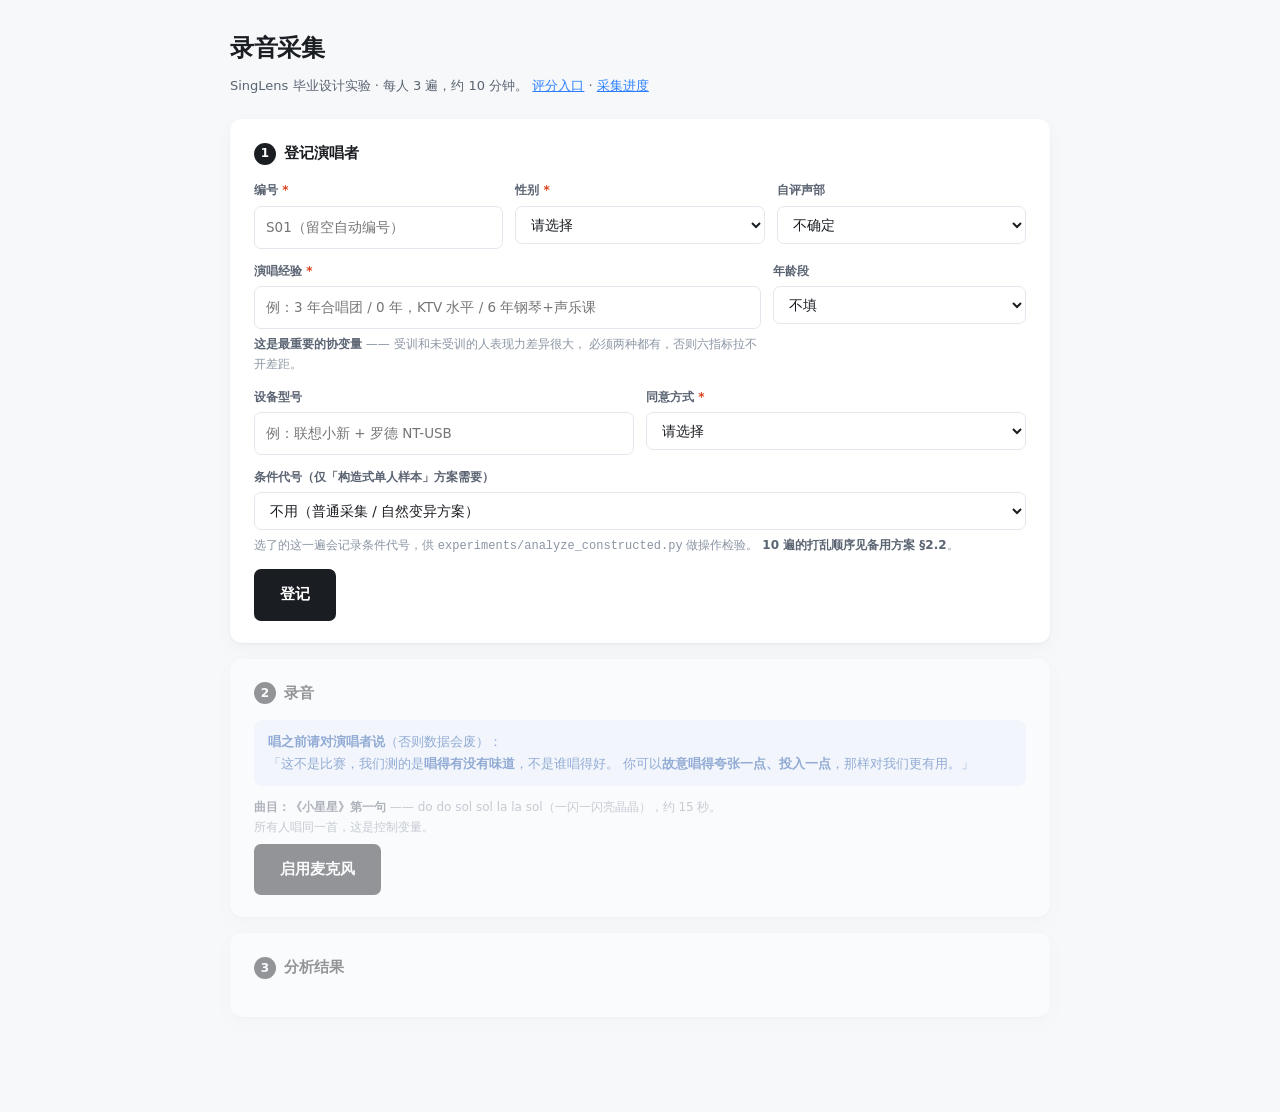
<file: web/collect.html>
<!DOCTYPE html>
<html lang="zh-CN">
<head>
<meta charset="UTF-8">
<title>录音采集 · SingLens 实验</title>
<link rel="icon" href="/favicon.svg" type="image/svg+xml">
<style>
  :root{--bg:#f6f8fa;--card:#fff;--ink:#1a1d21;--ink2:#5b6472;--ink3:#8b95a3;
        --line:#e3e8ee;--acc:#12a97e;--warn:#d99b1f;--bad:#d9411c;--blue:#2b7fff}
  *{box-sizing:border-box;margin:0;padding:0}
  body{background:var(--bg);color:var(--ink);font:14px/1.7 -apple-system,"PingFang SC","Microsoft YaHei",system-ui,sans-serif;padding:28px 20px 80px}
  .wrap{max-width:820px;margin:0 auto}
  h1{font-size:24px;font-weight:800;letter-spacing:-.02em}
  .sub{color:var(--ink2);font-size:13px;margin:6px 0 22px}
  .card{background:var(--card);border-radius:12px;padding:22px 24px;margin-bottom:16px;
        box-shadow:0 1px 3px #0000000d,0 6px 20px #00000008}
  .card h2{font-size:15px;font-weight:700;margin-bottom:14px;display:flex;align-items:center;gap:8px}
  .step{display:inline-flex;width:22px;height:22px;border-radius:50%;background:var(--ink);
        color:#fff;font-size:12px;align-items:center;justify-content:center;flex:none}
  .card.done .step{background:var(--acc)}
  .card.off{opacity:.45;pointer-events:none}
  .row{display:flex;gap:12px;flex-wrap:wrap;margin-bottom:12px}
  label{display:block;font-size:12px;color:var(--ink2);margin-bottom:5px;font-weight:600}
  label .req{color:var(--bad)}
  input,select,textarea{width:100%;padding:9px 11px;border:1px solid var(--line);border-radius:7px;
        font:inherit;font-size:13.5px;background:#fff;color:var(--ink)}
  input:focus,select:focus,textarea:focus{outline:none;border-color:var(--blue);box-shadow:0 0 0 3px #2b7fff18}
  .f1{flex:1;min-width:150px}.f2{flex:2;min-width:220px}
  button{padding:9px 18px;border:none;border-radius:7px;font:inherit;font-size:13.5px;font-weight:600;
        cursor:pointer;background:var(--ink);color:#fff;transition:.15s}
  button:hover:not(:disabled){opacity:.85}
  button:disabled{opacity:.35;cursor:not-allowed}
  button.sec{background:#eef1f5;color:var(--ink)}
  button.rec{background:var(--bad)}
  button.big{padding:13px 26px;font-size:15px}
  .hint{font-size:12px;color:var(--ink3);margin-top:6px;line-height:1.65}
  .hint b{color:var(--ink2)}
  .bar{height:8px;background:#eef1f5;border-radius:4px;overflow:hidden;margin:10px 0}
  .bar i{display:block;height:100%;background:var(--acc);width:0%;transition:.08s}
  .bar.warn i{background:var(--warn)}.bar.bad i{background:var(--bad)}
  .meter{height:26px;background:#eef1f5;border-radius:6px;overflow:hidden;position:relative;margin:8px 0}
  .meter i{display:block;height:100%;width:0%;background:var(--acc);transition:.05s}
  .meter .z1,.meter .z2{position:absolute;top:0;bottom:0;border-left:1px dashed #0003}
  .meter .z1{left:18%}.meter .z2{left:82%}
  .msg{padding:11px 14px;border-radius:8px;font-size:13px;margin-top:10px;line-height:1.7}
  .msg.ok{background:#e8f7f1;color:#0b6b4f}
  .msg.warn{background:#fdf6e3;color:#8a6410}
  .msg.bad{background:#fdecea;color:#a02c14}
  .msg.info{background:#eef4ff;color:#1a4fa8}
  .takes{display:flex;gap:10px;margin-top:12px;flex-wrap:wrap}
  .take{border:1px solid var(--line);border-radius:9px;padding:12px 14px;flex:1;min-width:150px}
  .take b{font-size:13px;display:block;margin-bottom:4px}
  .take .st{font-size:12px;color:var(--ink3)}
  .take.ok{border-color:var(--acc);background:#f3fbf7}
  .kv{display:grid;grid-template-columns:repeat(auto-fill,minmax(130px,1fr));gap:10px;margin-top:12px}
  .kv div{background:#f8fafb;border-radius:7px;padding:9px 11px}
  .kv s{display:block;font-size:11px;color:var(--ink3);text-decoration:none}
  .kv b{font-size:16px;font-weight:700}
  .score{font-size:34px;font-weight:800;letter-spacing:-.03em}
  table{width:100%;border-collapse:collapse;font-size:13px;margin-top:8px}
  th,td{text-align:left;padding:7px 9px;border-bottom:1px solid var(--line)}
  th{font-size:11.5px;color:var(--ink3);font-weight:600}
  .checks{list-style:none;font-size:13px}
  .checks li{padding:5px 0;display:flex;gap:8px}
  .mono{font-family:ui-monospace,Consolas,monospace;font-size:12px}
</style>
</head>
<body>
<div class="wrap">
  <h1>录音采集</h1>
  <p class="sub">SingLens 毕业设计实验 · 每人 3 遍，约 10 分钟。
     <a href="/rate" style="color:var(--blue)">评分入口</a> ·
     <a href="/experiment" style="color:var(--blue)">采集进度</a></p>

  <!-- ① 登记 -->
  <div class="card" id="c1">
    <h2><span class="step">1</span>登记演唱者</h2>
    <div class="row">
      <div class="f1"><label>编号 <span class="req">*</span></label>
        <input id="sid" placeholder="S01（留空自动编号）"></div>
      <div class="f1"><label>性别 <span class="req">*</span></label>
        <select id="gender"><option value="">请选择</option><option>男</option><option>女</option><option>其他</option></select></div>
      <div class="f1"><label>自评声部</label>
        <select id="part"><option value="">不确定</option><option>高音</option><option>中音</option><option>低音</option></select></div>
    </div>
    <div class="row">
      <div class="f2"><label>演唱经验 <span class="req">*</span></label>
        <input id="exp" placeholder="例：3 年合唱团 / 0 年，KTV 水平 / 6 年钢琴+声乐课">
        <div class="hint"><b>这是最重要的协变量</b> —— 受训和未受训的人表现力差异很大，
          必须两种都有，否则六指标拉不开差距。</div></div>
      <div class="f1"><label>年龄段</label>
        <select id="age"><option value="">不填</option><option>18–20</option><option>21–23</option><option>24+</option></select></div>
    </div>
    <div class="row">
      <div class="f1"><label>设备型号</label><input id="device" placeholder="例：联想小新 + 罗德 NT-USB"></div>
      <div class="f1"><label>同意方式 <span class="req">*</span></label>
        <select id="consent"><option value="">请选择</option><option>签字</option><option>口头</option></select></div>
    </div>
    <div class="row">
      <div class="f2"><label>条件代号（仅「构造式单人样本」方案需要）</label>
        <select id="condition">
          <option value="">不用（普通采集 / 自然变异方案）</option>
          <optgroup label="基线：刻意平铺直叙">
            <option>FLAT-1</option><option>FLAT-2</option>
          </optgroup>
          <optgroup label="只加力度起伏">
            <option>DYN-1</option><option>DYN-2</option>
          </optgroup>
          <optgroup label="只加颤音">
            <option>VIB-1</option><option>VIB-2</option>
          </optgroup>
          <optgroup label="只加 rubato（时值弹性）">
            <option>RUB-1</option><option>RUB-2</option>
          </optgroup>
          <optgroup label="全都加 / 全力表现">
            <option>ART-1</option><option>ART-2</option>
          </optgroup>
        </select>
        <div class="hint">选了的这一遍会记录条件代号，供
          <span class="mono">experiments/analyze_constructed.py</span> 做操作检验。
          <b>10 遍的打乱顺序见备用方案 §2.2</b>。</div>
      </div>
    </div>
    <button class="big" id="btnReg">登记</button>
    <div id="regMsg"></div>
  </div>

  <!-- ② 录音 -->
  <div class="card off" id="c2">
    <h2><span class="step">2</span>录音 <span style="font-weight:400;color:var(--ink3);font-size:12.5px" id="whoami"></span></h2>

    <div class="msg info">
      <b>唱之前请对演唱者说</b>（否则数据会废）：<br>
      「这不是比赛，我们测的是<b>唱得有没有味道</b>，不是谁唱得好。
      你可以<b>故意唱得夸张一点、投入一点</b>，那样对我们更有用。」
    </div>

    <div class="hint" style="margin:12px 0 6px">
      <b>曲目：《小星星》第一句</b> —— do do sol sol la la sol（一闪一闪亮晶晶），约 15 秒。<br>
      所有人唱同一首，这是控制变量。
    </div>

    <button class="big" id="btnMic">启用麦克风</button>
    <div id="micMsg"></div>

    <div id="recArea" style="display:none;margin-top:16px">
      <label>音量（把麦克风距离调到绿区）</label>
      <div class="meter"><i id="lvl"></i><span class="z1"></span><span class="z2"></span></div>
      <div class="hint" id="lvlHint">等待声音…</div>

      <div style="margin-top:16px">
        <button class="rec big" id="btnRec">● 开始录音</button>
        <span class="mono" id="timer" style="margin-left:12px;font-size:15px"></span>
      </div>
      <div class="takes" id="takes"></div>
      <div id="recMsg"></div>
      <div style="margin-top:16px" id="submitArea" hidden>
        <button class="big" id="btnSubmit">提交这 3 遍并分析</button>
      </div>
    </div>
  </div>

  <!-- ③ 结果 -->
  <div class="card off" id="c3">
    <h2><span class="step">3</span>分析结果</h2>
    <div id="results"></div>
  </div>
</div>

<script>
const $ = id => document.getElementById(id);
/* ★ 取可选字段的值：**元素不存在就返回空串**（2026-09-24 修）。
   踩过的坑：登记处理器里写的是 `$('note').value` —— 而表单里
   **根本没有 `id="note"`**（`exp_singer.note` 这一列没有对应输入框）。
   后果不是"备注为空"，而是：
     填完表单点「登记参与者」→ `Cannot read properties of null` → 抛异常，
     页面上只显示这句 JS 报错 ⇒ **实验采集从第一步就走不通**，
     只能靠 curl 手工登记。
   而这个洞在页面上看着完全正常（表单渲染得好好的、按钮也在），
   只有"真的点一次"才能发现。所以探针里那条断言必须证明**库里真的多了一行**，
   不能只断言"提示里没有报错字样"（第一版就是这么写的，于是假通过）。 */
const val = id => { const el = $(id); return el && el.value ? String(el.value) : ''; };

/* ★ 操作者令牌（2026-09-24，审计 §3.2）。
   采集页的接口（登记参与者 / 登记录音 / 改条件）现在**只给操作者用**，
   同学在同一个 WiFi 下随手 curl 是进不来的（令牌也挡不住本机进程 —— 那不是这一层的事）。
   怎么拿到令牌：起服务时控制台会打印一条**带令牌的链接**，
   点它打开本页即可（服务端会种一个 cookie，下面的 fetch 自动带上）。
   也可以把令牌填进下面这个输入框（存 localStorage，下次不用再填）。 */
let OP_TOKEN = '';
try {
  const q = new URLSearchParams(location.search).get('token');
  if (q) { localStorage.setItem('sl.op', q); OP_TOKEN = q; }
  else OP_TOKEN = localStorage.getItem('sl.op') || '';
} catch { /* 隐私模式 */ }

const api = async (m, p, b) => {
  const init = { method: m, headers: {} };
  if (OP_TOKEN) init.headers['X-Operator-Token'] = OP_TOKEN;
  if (b) { init.headers['Content-Type'] = 'application/json'; init.body = JSON.stringify(b); }
  const r = await fetch(p, init);
  const j = await r.json();
  if (!j.ok) {
    // 令牌缺失/不对时给一句**能照着做**的话，而不是把 401 原样抛出去
    if (r.status === 401) {
      throw new Error(j.error?.message ||
        '这个动作需要操作者令牌 —— 请用启动服务时控制台打印的那条 /collect?token=… 链接打开本页。');
    }
    throw new Error(j.error?.message || '请求失败');
  }
  return j.data;
};

let SINGER = null, TAKES = [], stream = null, ac = null, proc = null, chunks = [], recStart = 0, timerId = null;
const SR = 48000;   // 采集用设备默认率，服务端会重采样到 22050

// ── ① 登记 ──
$('btnReg').onclick = async () => {
  const g = val('gender'), e = val('exp').trim(), c = val('consent');
  if (!g) return show('regMsg', 'bad', '请选择性别 —— 分层检查需要它');
  if (!e) return show('regMsg', 'bad', '请填演唱经验 —— 这是最重要的协变量');
  if (!c) return show('regMsg', 'bad', '请选择同意方式');
  try {
    const d = await api('POST', '/api/experiment/singer', {
      singer_id: val('sid').trim() || undefined,
      gender: g, voice_part: val('part'), experience: e,
      age_band: val('age'), device: val('device'),
      consent: c, note: val('note'),
    });
    SINGER = d.singer_id;
    $('whoami').textContent = '· ' + SINGER;
    show('regMsg', 'ok', `已登记：<b>${SINGER}</b>。接着启用麦克风。`);
    $('c1').classList.add('done'); $('c2').classList.remove('off');
  } catch (err) { show('regMsg', 'bad', err.message); }
};

$('btnMic').onclick = async () => {
  try {
    stream = await navigator.mediaDevices.getUserMedia({
      audio: { channelCount: 1, echoCancellation: false, noiseSuppression: false, autoGainControl: false }
    });
    ac = new (window.AudioContext || window.webkitAudioContext)();
    const src = ac.createMediaStreamSource(stream);
    proc = ac.createScriptProcessor(4096, 1, 1);
    proc.onaudioprocess = ev => {
      const buf = ev.inputBuffer.getChannelData(0);
      // 电平表
      let s = 0; for (let i = 0; i < buf.length; i += 8) s += buf[i] * buf[i];
      const rms = Math.sqrt(s / (buf.length / 8));
      const pct = Math.min(100, rms * 320);
      $('lvl').style.width = pct + '%';
      const m = $('lvl').parentElement;
      m.className = 'meter' + (pct > 82 ? ' bad' : pct < 18 ? ' warn' : '');
      $('lvlHint').textContent = pct > 82 ? '太大了，离远一点或降低麦克风增益'
                            : pct < 18 ? '太小了，靠近一点'
                            : '音量合适 ✓';
      if (REC) chunks.push(new Float32Array(buf));
    };
    src.connect(proc); proc.connect(ac.destination);
    show('micMsg', 'ok', '麦克风已启用。先让演唱者说一句话，确认音量落在绿区。');
    $('recArea').style.display = '';
    $('btnMic').disabled = true;
  } catch (e) {
    show('micMsg', 'bad', '拿不到麦克风权限：' + e.message +
      '（必须用 https 或 localhost 打开）');
  }
};

let REC = false;
$('btnRec').onclick = () => {
  if (!REC) {
    chunks = []; REC = true; recStart = performance.now();
    $('btnRec').textContent = '■ 停止录音'; $('btnRec').style.background = '#1a1d21';
    timerId = setInterval(() => {
      const t = (performance.now() - recStart) / 1000;
      $('timer').textContent = t.toFixed(1) + ' s';
      if (t > 30) $('btnRec').click();      // 30 秒自动停，防止忘停
    }, 100);
  } else {
    REC = false; clearInterval(timerId);
    $('btnRec').textContent = '● 开始录音'; $('btnRec').style.background = '';
    const dur = (performance.now() - recStart) / 1000;
    $('timer').textContent = '';
    if (dur < 3) return show('recMsg', 'bad', `太短了（${dur.toFixed(1)}s），至少唱 5 秒`);
    const wav = encodeWav(chunks, ac ? ac.sampleRate : SR);
    const take = { index: TAKES.length + 1, dur, blob: wav };
    TAKES.push(take);
    renderTakes();
    show('recMsg', 'ok', `第 ${take.index} 遍录好了（${dur.toFixed(1)}s，${(wav.size/1024).toFixed(0)} KB）`);
  }
};

function encodeWav(chunks, sr) {
  let n = 0; chunks.forEach(c => n += c.length);
  const buf = new ArrayBuffer(44 + n * 2), dv = new DataView(buf);
  const ws = (o, s) => { for (let i = 0; i < s.length; i++) dv.setUint8(o + i, s.charCodeAt(i)); };
  ws(0, 'RIFF'); dv.setUint32(4, 36 + n * 2, true); ws(8, 'WAVEfmt ');
  dv.setUint32(16, 16, true); dv.setUint16(20, 1, true); dv.setUint16(22, 1, true);
  dv.setUint32(24, sr, true); dv.setUint32(28, sr * 2, true);
  dv.setUint16(32, 2, true); dv.setUint16(34, 16, true); ws(36, 'data');
  dv.setUint32(40, n * 2, true);
  let o = 44;
  for (const c of chunks) for (let i = 0; i < c.length; i++, o += 2) {
    const v = Math.max(-1, Math.min(1, c[i]));
    dv.setInt16(o, v < 0 ? v * 0x8000 : v * 0x7FFF, true);
  }
  return new Blob([buf], { type: 'audio/wav' });
}

function renderTakes() {
  $('takes').innerHTML = TAKES.map(t =>
    `<div class="take ok"><b>第 ${t.index} 遍</b>
      <div class="st">${t.dur.toFixed(1)} 秒 · ${(t.blob.size/1024).toFixed(0)} KB</div>
      <audio controls src="${URL.createObjectURL(t.blob)}" style="width:100%;margin-top:8px;height:32px"></audio>
    </div>`).join('');
  $('submitArea').hidden = TAKES.length < 1;
  $('btnSubmit').textContent = `提交这 ${TAKES.length} 遍并分析`;
}

// ── ③ 提交 ──
$('btnSubmit').onclick = async () => {
  if (!SINGER) return show('recMsg', 'bad', '还没登记演唱者');
  $('btnSubmit').disabled = true;
  const out = [];
  try {
    for (let i = 0; i < TAKES.length; i++) {
      show('recMsg', 'info', `正在上传并分析第 ${i + 1}/${TAKES.length} 遍…（每遍约 5 秒）`);
      const fd = new FormData();
      fd.append('file', TAKES[i].blob, `take${i + 1}.wav`);
      /* ★ 必须带 `save_as`，否则**分析完就把音频丢了**（2026-09-24 修）。
         原来这里只上传、不带 save_as ⇒ 服务端只分析不落盘，而下面又把
         `${SINGER}_take${i+1}.wav` 当成 `wav_path` 登记进库 ⇒
         盲评池里有一条录音、评分者点开却是**放不出声音**的播放器。
         （`pool = [r for r in recs if r["wav_path"]]` 只看字段非空，
           根本不知道文件在不在。）
         `saved_as` 是服务端回的**实际**文件名：同名时它会加 -2/-3 后缀
         （不再静默覆盖），所以登记的路径必须用它，而不是我们猜的那个名字。 */
      const want = `${SINGER}_take${i + 1}`;
      const up = await (await fetch(
        `/api/upload?singer_id=${SINGER}&reference_id=REF_TWINKLE_1`
        + `&save_as=${encodeURIComponent(want)}`, { method: 'POST', body: fd })).json();
      if (!up.ok) throw new Error(`第 ${i + 1} 遍上传失败：${up.error?.message}`);
      const uid = up.data.session_uid;
      let st = null;
      for (let k = 0; k < 200; k++) {
        st = await api('GET', `/api/session/${uid}/status`);
        if (['SCORED', 'FAILED'].includes(st.status)) break;
        await new Promise(r => setTimeout(r, 300));
      }
      if (st.status !== 'SCORED') throw new Error(`第 ${i + 1} 遍分析失败：${st.error?.message || st.status}`);
      const rep = await api('GET', `/api/session/${uid}/report`);
      await api('POST', '/api/experiment/recording', {
        singer_id: SINGER, session_uid: uid, take_index: i + 1, mode: 'A',
        condition: (document.getElementById('condition').value || null),
        reference_id: 'REF_TWINKLE_1', duration_ms: rep.meta.duration_ms,
        wav_path: up.data.saved_as || `${want}.wav`,
        total: rep.total, pitch_score: rep.pitch.score, rhythm_score: rep.rhythm.score,
        expr_score: rep.expressiveness.score,
        ...rep.expressiveness, metrics_excluded: rep.metrics_excluded,
        pitch_offset_semitones: rep.meta.pitch_offset_semitones,
      });
      out.push(rep);
    }
    // 保存音频到实验目录（服务端 upload 已实现；这里只提示人工备份）
    $('c2').classList.add('done'); $('c3').classList.remove('off');
    renderResults(out);
    show('recMsg', 'ok', `全部完成 —— ${TAKES.length} 遍已入库。可以请下一位了。`);
  } catch (err) {
    show('recMsg', 'bad', err.message);
  } finally { $('btnSubmit').disabled = false; }
};

function renderResults(reps) {
  const r = reps[0];
  $('results').innerHTML = `
    <div style="display:flex;align-items:baseline;gap:14px">
      <div class="score">${r.total ?? '—'}</div>
      <div style="color:var(--ink2);font-size:13px">总分（共 ${reps.length} 遍）</div>
    </div>
    <div class="kv">
      <div><s>音准</s><b>${r.pitch.score ?? '未评估'}</b></div>
      <div><s>节奏</s><b>${r.rhythm.score ?? '未评估'}</b></div>
      <div><s>表现力</s><b>${r.expressiveness.score ?? '未评估'}</b></div>
    </div>
    <table><tr><th>六指标</th>${reps.map((_, i) => `<th>第 ${i + 1} 遍</th>`).join('')}</tr>
    ${[['力度动态范围','dynamic_range','dB'],['乐句力度起伏','phrase_dynamics','dB'],
       ['速度弹性','rubato',''],['颤音速率','vibrato_rate','Hz'],['颤音深度','vibrato_depth','半音'],
       ['起音方式','onset_style','ms'],['音色明亮度','brightness','Hz']]
      .map(([n, k, u]) => `<tr><td>${n}</td>${reps.map(x => {
        const v = x.expressiveness[k];
        return `<td>${v === null || v === undefined ? '<span style="color:var(--ink3)">未评估</span>' : v.toFixed(2) + ' ' + u}</td>`;
      }).join('')}</tr>`).join('')}
    </table>
    <div class="hint" style="margin-top:10px">
      「未评估」表示该指标本次算不出来（例如音符太短测不出颤音）——
      <b>这是正常结果，不是 0 分</b>。</div>
    <div class="msg warn" style="margin-top:14px">
      <b>⚠️ 记得手动备份音频。</b>请把刚才录的 3 个 wav 另存到
      <span class="mono">data/recordings/exp/</span>，命名
      <span class="mono">${SINGER}_take1.wav</span> 等 ——
      盲评页面要靠它们播放。
    </div>`;
}

function show(id, cls, html) {
  $(id).innerHTML = `<div class="msg ${cls}">${html}</div>`;
}
</script>
</body>
</html>
</file>
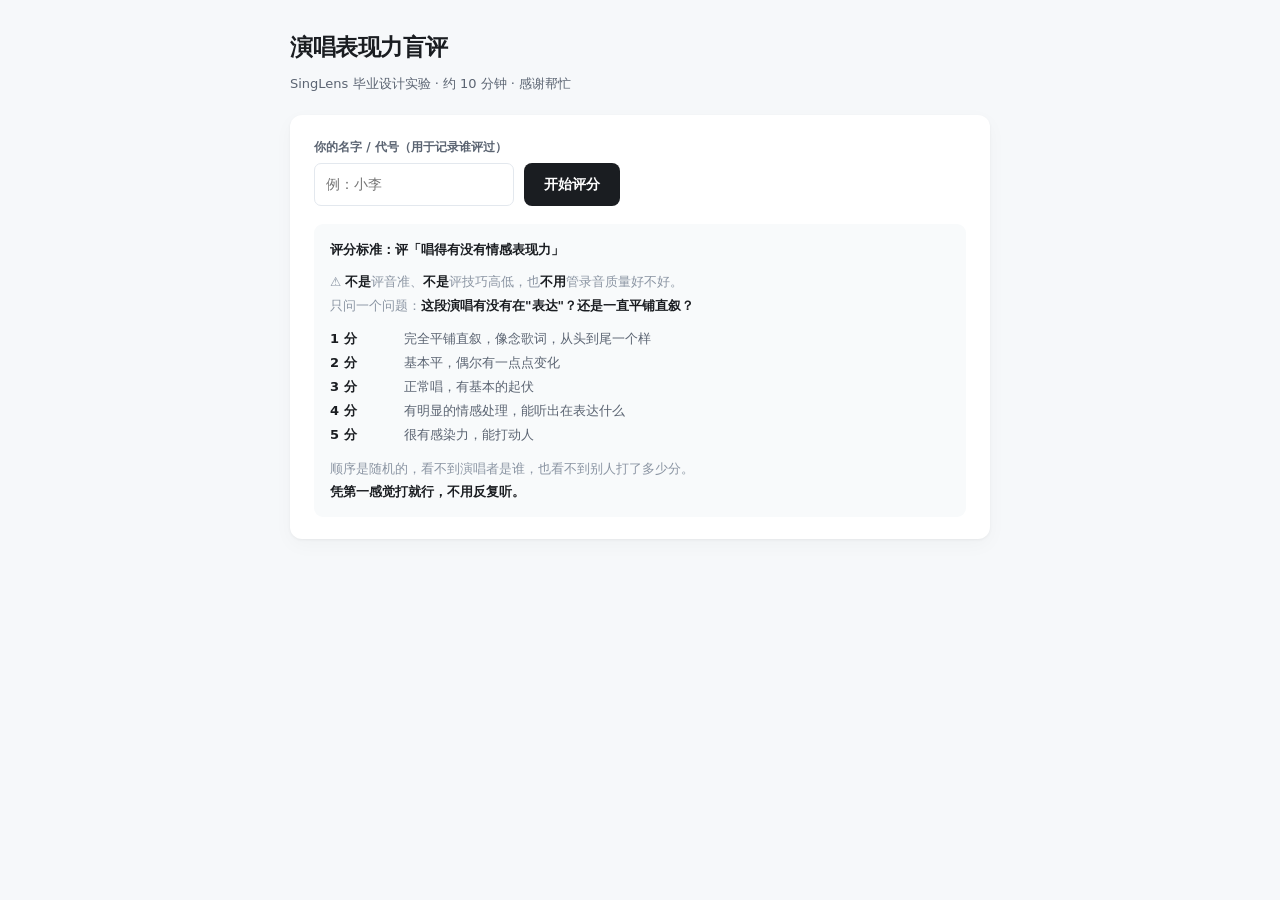
<file: web/rate.html>
<!DOCTYPE html>
<html lang="zh-CN">
<head>
<meta charset="UTF-8">
<title>盲评 · SingLens 实验</title>
<link rel="icon" href="/favicon.svg" type="image/svg+xml">
<style>
  :root{--bg:#f6f8fa;--card:#fff;--ink:#1a1d21;--ink2:#5b6472;--ink3:#8b95a3;
        --line:#e3e8ee;--acc:#12a97e;--blue:#2b7fff}
  *{box-sizing:border-box;margin:0;padding:0}
  body{background:var(--bg);color:var(--ink);font:14px/1.7 -apple-system,"PingFang SC","Microsoft YaHei",system-ui,sans-serif;padding:28px 20px 60px}
  .wrap{max-width:700px;margin:0 auto}
  h1{font-size:23px;font-weight:800;letter-spacing:-.02em}
  .sub{color:var(--ink2);font-size:13px;margin:6px 0 20px}
  .card{background:var(--card);border-radius:12px;padding:22px 24px;margin-bottom:16px;
        box-shadow:0 1px 3px #0000000d,0 6px 20px #00000008}
  label{display:block;font-size:12px;color:var(--ink2);margin-bottom:5px;font-weight:600}
  input{padding:9px 11px;border:1px solid var(--line);border-radius:7px;font:inherit;font-size:14px;width:200px}
  input:focus{outline:none;border-color:var(--blue);box-shadow:0 0 0 3px #2b7fff18}
  button{padding:10px 20px;border:none;border-radius:8px;font:inherit;font-size:14px;font-weight:600;
        cursor:pointer;background:var(--ink);color:#fff;transition:.15s}
  button:hover:not(:disabled){opacity:.85}
  button:disabled{opacity:.35;cursor:not-allowed}
  .prog{height:7px;background:#eef1f5;border-radius:4px;overflow:hidden;margin:6px 0 4px}
  .prog i{display:block;height:100%;background:var(--acc);width:0%;transition:.25s}
  .pinfo{display:flex;justify-content:space-between;font-size:12px;color:var(--ink3)}
  .rubric{background:#f8fafb;border-radius:9px;padding:14px 16px;font-size:13px;line-height:1.85;color:var(--ink2)}
  .rubric b{color:var(--ink)}
  .rubric .r{display:flex;gap:10px;align-items:baseline}
  .rubric .r span:first-child{font-weight:700;color:var(--ink);flex:none;width:64px}
  audio{width:100%;margin:16px 0 6px}
  .scores{display:flex;gap:10px;margin:14px 0}
  .scores button{flex:1;padding:16px 0;font-size:20px;font-weight:800;background:#eef1f5;color:var(--ink)}
  .scores button:hover:not(:disabled){background:var(--blue);color:#fff}
  .scores button.sel{background:var(--acc);color:#fff}
  .rr{font-size:12px;color:var(--ink3);text-align:center;margin-top:-6px;margin-bottom:10px}
  .note{font-size:12px;color:var(--ink3);margin-top:4px}
  .msg{padding:11px 14px;border-radius:8px;font-size:13px;margin-top:12px}
  .msg.ok{background:#e8f7f1;color:#0b6b4f}
  .msg.bad{background:#fdecea;color:#a02c14}
  .msg.info{background:#eef4ff;color:#1a4fa8}
  .done{text-align:center;padding:34px 0}
  .done .big{font-size:44px;margin-bottom:10px}
</style>
</head>
<body>
<div class="wrap">
  <h1>演唱表现力盲评</h1>
  <p class="sub">SingLens 毕业设计实验 · 约 10 分钟 · 感谢帮忙</p>

  <div class="card" id="c0">
    <label>你的名字 / 代号（用于记录谁评过）</label>
    <div style="display:flex;gap:10px;align-items:center;flex-wrap:wrap">
      <input id="rater" placeholder="例：小李">
      <button id="btnStart">开始评分</button>
    </div>
    <div id="msg0"></div>

    <div class="rubric" style="margin-top:18px">
      <b>评分标准：评「唱得有没有情感表现力」</b>
      <p style="margin:8px 0 10px;color:var(--ink3);font-size:12.5px">
        ⚠️ <b>不是</b>评音准、<b>不是</b>评技巧高低，也<b>不用</b>管录音质量好不好。<br>
        只问一个问题：<b>这段演唱有没有在"表达"？还是一直平铺直叙？</b>
      </p>
      <div class="r"><span>1 分</span><span>完全平铺直叙，像念歌词，从头到尾一个样</span></div>
      <div class="r"><span>2 分</span><span>基本平，偶尔有一点点变化</span></div>
      <div class="r"><span>3 分</span><span>正常唱，有基本的起伏</span></div>
      <div class="r"><span>4 分</span><span>有明显的情感处理，能听出在表达什么</span></div>
      <div class="r"><span>5 分</span><span>很有感染力，能打动人</span></div>
      <p style="margin-top:10px;color:var(--ink3);font-size:12.5px">
        顺序是随机的，看不到演唱者是谁，也看不到别人打了多少分。<br>
        <b>凭第一感觉打就行，不用反复听。</b>
      </p>
    </div>
  </div>

  <div class="card" id="c1" hidden>
    <div class="prog"><i id="bar"></i></div>
    <div class="pinfo"><span id="pn">0 / 0</span><span id="pl"></span></div>

    <audio id="au" controls preload="auto"></audio>
    <div style="display:flex;gap:10px;align-items:center">
      <button id="btnReplay" style="background:#eef1f5;color:var(--ink);padding:7px 14px;font-size:13px">↻ 重听</button>
      <span class="note" id="dur"></span>
    </div>

    <div class="scores" id="sc">
      <button data-v="1">1</button><button data-v="2">2</button>
      <button data-v="3">3</button><button data-v="4">4</button>
      <button data-v="5">5</button>
    </div>
    <div class="rr">← 平铺直叙　　　　　正常唱　　　　　很有感染力 →</div>
    <div id="msg1"></div>
  </div>

  <div class="card" id="c2" hidden>
    <div class="done">
      <div class="big">🎉</div>
      <h2 style="font-size:19px;font-weight:800">全部评完了，谢谢！</h2>
      <p style="color:var(--ink2);font-size:13.5px;margin-top:8px" id="doneTxt"></p>
    </div>
  </div>
</div>

<script>
const $ = id => document.getElementById(id);
const api = async (m, p, b) => {
  const init = { method: m, headers: {} };
  if (b) { init.headers['Content-Type'] = 'application/json'; init.body = JSON.stringify(b); }
  const r = await fetch(p, init);
  const j = await r.json();
  if (!j.ok) throw new Error(j.error?.message || '请求失败');
  return j.data;
};
let RATER = '', ITEMS = [], IDX = 0, SEL = null;

/* ★ 评分者编号由**服务端签发**（2026-09-24，审计 §3.2）。
   原来这里是 `RATER = $('rater').value.trim()` —— 名字自己填，编号自己报，
   于是一个人能凭空造出 40 个"评分者"。而盲评的**评分者维度本身就是数据**
   （Spearman / ICC 靠它算），注水直接污染论文第 7 节的相关性结论。
   现在：页面加载时向服务端登记一个编号，存在 localStorage（同一台设备
   刷新页面还是同一个人）；用户填的名字只作为**标签**一并登记，方便主试核对。 */
function storeRater(id, label) {
  RATER = id;
  try { localStorage.setItem('sl.rater', id); } catch { /* 隐私模式 */ }
  if (label) { try { localStorage.setItem('sl.rater_label', label); } catch { /* ignore */ } }
}

async function ensureRater(label) {
  // 先用上次那个编号（同一台设备 = 同一位评分者），服务端认不认由它决定。
  let saved = '';
  try { saved = localStorage.getItem('sl.rater') || ''; } catch { /* 隐私模式 */ }
  if (saved && !label) return saved;                    // 只是刷新页面，不用再登记
  const q = label ? `?label=${encodeURIComponent(label)}` : '';
  const d = await api('POST', `/api/experiment/rater${q}`);
  storeRater(d.rater_id, label);
  return d.rater_id;
}

$('btnStart').onclick = async () => {
  const name = $('rater').value.trim();
  if (!name) return msg('msg0', 'bad', '请填一个名字或代号');
  try {
    // 已经有编号的老设备：直接用，不再占一个新名额
    let rid = '';
    try { rid = localStorage.getItem('sl.rater') || ''; } catch { /* 隐私模式 */ }
    RATER = rid || await ensureRater(name);
    const d = await api('GET', `/api/experiment/rate/list?rater_id=${encodeURIComponent(RATER)}`);
    if (!d.items.length) return msg('msg0', 'bad',
      '还没有可评的录音。请先让主试在采集页录入录音。');
    ITEMS = d.items; IDX = 0;
    $('c0').hidden = true; $('c1').hidden = false;
    loadCurrent();
  } catch (e) {
    msg('msg0', 'bad', e.message +
      '<br><span style="font-size:12px">如果提示"名额已满"，请让主试核对人数后调高上限。</span>');
  }
};

function loadCurrent() {
  if (IDX >= ITEMS.length) return finish();
  const it = ITEMS[IDX];
  SEL = null;
  document.querySelectorAll('#sc button').forEach(b => b.classList.remove('sel'));
  const au = $('au');
  au.src = it.audio_url;
  au.play().catch(() => {});       // 自动播放可能被拦，静默失败即可
  $('dur').textContent = it.duration_ms ? `约 ${(it.duration_ms / 1000).toFixed(0)} 秒` : '';
  const done = ITEMS.filter(x => x.rated).length;
  $('pn').textContent = `${IDX + 1} / ${ITEMS.length}`;
  $('pl').textContent = `已评 ${done}`;
  $('bar').style.width = (done / ITEMS.length * 100) + '%';
  $('msg1').innerHTML = '';
}

document.querySelectorAll('#sc button').forEach(b => {
  b.onclick = async () => {
    if (SEL !== null) return;
    SEL = Number(b.dataset.v);
    b.classList.add('sel');
    const it = ITEMS[IDX];
    try {
      await api('POST', '/api/experiment/rate',
        { recording_id: it.recording_id, rater_id: RATER, score: SEL });
      it.rated = true;
      setTimeout(() => { IDX++; loadCurrent(); }, 320);   // 让选中态闪一下
    } catch (e) {
      msg('msg1', 'bad', e.message);
      b.classList.remove('sel'); SEL = null;
    }
  };
});
$('btnReplay').onclick = () => { $('au').currentTime = 0; $('au').play(); };

async function finish() {
  $('c1').hidden = true; $('c2').hidden = false;
  try {
    const p = await api('GET', '/api/experiment/progress');
    $('doneTxt').innerHTML =
      `你已提交 <b>${p.ratings}</b> 条评分。可以关掉这个页面了。<br>
       <span style="color:var(--ink3);font-size:12px">
       如果还想补充评分，刷新页面重新进入即可（已评过的不需要重评）。</span>`;
  } catch { $('doneTxt').textContent = '可以关掉这个页面了。'; }
}

function msg(id, cls, t) { $(id).innerHTML = `<div class="msg ${cls}">${t}</div>`; }
</script>
</body>
</html>
</file>
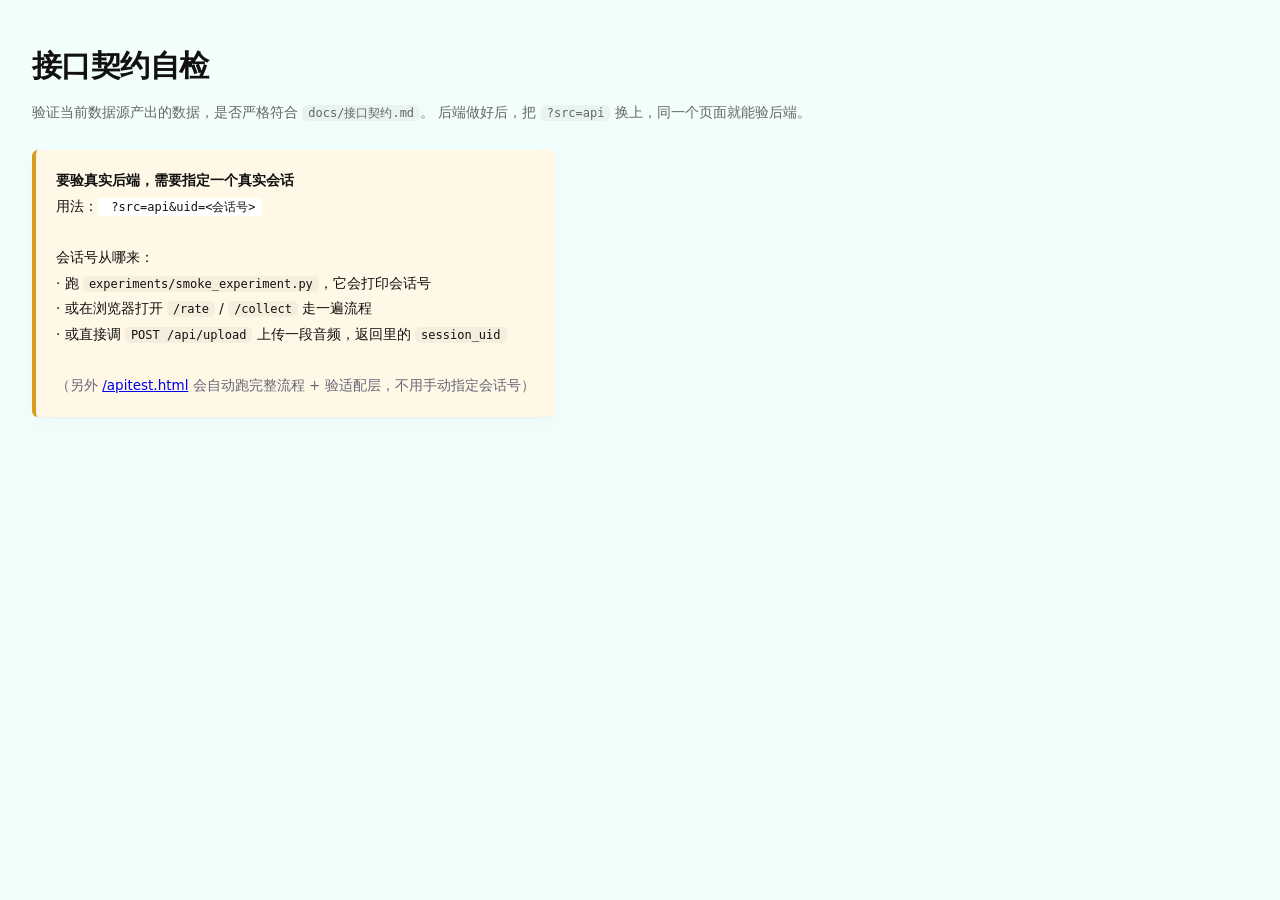
<file: web/selftest.html>
<!DOCTYPE html>
<html lang="zh-CN">
<head>
<meta charset="UTF-8">
<title>接口契约自检 · SingLens</title>
<link rel="icon" href="/favicon.svg" type="image/svg+xml">
<style>
  :root{--ok:#12a97e;--bad:#d9411c;--ink:#111;--ink2:#666;--ink3:#999;--line:#e6e6e6;--bg:#f1fefb}
  *{box-sizing:border-box;margin:0;padding:0}
  body{background:var(--bg);color:var(--ink);font:14px/1.7 "PingFang SC","Microsoft YaHei",system-ui,sans-serif;padding:40px 32px 80px}
  h1{font-size:30px;font-weight:800;letter-spacing:-.02em}
  .sub{color:var(--ink2);margin:10px 0 26px;font-size:13.5px}
  .card{background:#fff;border-radius:14px;padding:22px 24px;margin-bottom:14px;box-shadow:0 1px 2px #00000008,0 8px 24px #00000006}
  .card h2{font-size:15px;font-weight:700;margin-bottom:14px;display:flex;align-items:center;gap:9px}
  .tally{display:flex;gap:26px;margin:18px 0 26px}
  .tally div{background:#fff;border-radius:14px;padding:16px 22px;box-shadow:0 1px 2px #00000008,0 8px 24px #00000006}
  .tally .k{font-size:11.5px;color:var(--ink3)}
  .tally .n{font-size:28px;font-weight:800;letter-spacing:-.02em;margin-top:4px}
  .n.ok{color:var(--ok)} .n.bad{color:var(--bad)}
  table{width:100%;border-collapse:collapse;font-size:13px}
  th{text-align:left;font-size:11px;letter-spacing:.1em;text-transform:uppercase;color:var(--ink3);padding:0 0 9px;border-bottom:1px solid var(--line)}
  td{padding:9px 0;border-bottom:1px solid #f4f4f4;vertical-align:top}
  td.s{width:70px;font-weight:700}
  td.s.ok{color:var(--ok)} td.s.bad{color:var(--bad)}
  code{font-family:"JetBrains Mono",Consolas,monospace;font-size:12px;background:#0000000a;padding:1px 6px;border-radius:5px}
  .grp{margin-top:18px}
  .grp > b{font-size:13px;display:block;margin-bottom:8px}
  .note{font-size:12.5px;color:var(--ink2);margin-top:14px;line-height:1.85}
  .pill{font-size:11px;padding:3px 10px;border-radius:20px;background:#eef8f4;color:var(--ok)}
  .pill.b{background:#fff0ec;color:var(--bad)}
</style>
</head>
<body>

<h1>接口契约自检</h1>
<p class="sub">验证当前数据源产出的数据，是否严格符合 <code>docs/接口契约.md</code>。
后端做好后，把 <code>?src=api</code> 换上，同一个页面就能验后端。</p>

<div class="tally" id="tally"></div>
<div id="out"></div>

<script type="module">
import { source, isMock, selfCheck } from './js/data/index.js';
import { METRIC_IDS } from './js/data/source.js';

const results = [];
function check(group, name, pass, detail = '') {
  results.push({ group, name, pass, detail });
}

function isNum(v) { return typeof v === 'number' && Number.isFinite(v); }
function isNullableNum(v) { return v === null || isNum(v); }

// ── 取报告 ───────────────────────────────────────────────
// ★ 这里原来写死了 source.getReport('sess_mock_main')。
//   打真实后端时那个会话不存在，页面直接抛错、一项都跑不了 ——
//   与页面开头"换上 ?src=api 就能验后端"的说法不符。
//   所以加一个 ?uid=<真实会话号> 参数：
//     ?src=mock                      用 mock（默认）
//     ?src=api&uid=<会话号>           验真实后端的那次会话
const uid = new URLSearchParams(location.search).get('uid');
let report;
if (uid) {
  report = await source.getReport(uid);
} else if (!isMock) {
  document.getElementById('tally').innerHTML = `
    <div style="grid-column:1/-1;padding:18px 20px;background:#fff8e6;
                border-left:4px solid #d99b1f;border-radius:6px;font-size:13.5px;line-height:1.9">
      <b>要验真实后端，需要指定一个真实会话</b><br>
      用法：<code style="background:#fff;padding:2px 6px;border-radius:3px">
      ?src=api&amp;uid=&lt;会话号&gt;</code><br><br>
      会话号从哪来：<br>
      · 跑 <code>experiments/smoke_experiment.py</code>，它会打印会话号<br>
      · 或在浏览器打开 <code>/rate</code> / <code>/collect</code> 走一遍流程<br>
      · 或直接调 <code>POST /api/upload</code> 上传一段音频，返回里的 <code>session_uid</code>
      <br><br>
      <span style="color:#667">（另外 <a href="/apitest.html">/apitest.html</a>
      会自动跑完整流程 + 验适配层，不用手动指定会话号）</span>
    </div>`;
  throw new Error('未指定 uid');
} else {
  report = await selfCheck();
}

// ── 1. ScoreReport 顶层 ──────────────────────────────────
const topRequired = ['session_uid', 'pitch', 'rhythm', 'expressiveness', 'total',
                     'weight_version', 'metrics_excluded', 'segments', 'problems',
                     'comments', 'comments_by_metric', 'meta'];
topRequired.forEach((k) => check('ScoreReport', `顶层字段 ${k}`, k in report,
  k in report ? '' : '缺失（契约 §2.2 要求必填）'));
check('ScoreReport', 'retry_of_uid 可为 null', report.retry_of_uid === null || typeof report.retry_of_uid === 'string');

/* ★ `total` 的判据要**分两种情况**（2026-09-24 修）。
   契约 §2.2 写的是"必填"，但 §3.2 同时写着 **null = 本次未评估，绝不用 0 代替** ——
   模式 B 的第一遍（拿自己当参考）本来就该是 null：没有"别人"可比。
   原来的断言是 `isNum(report.total) && 0..100`，撞上这种会话就报 FAIL，
   而 FAIL 的原因是**产品设计如此**，不是违约。假失败会让整页红着没人看。
   正确判据：
     · 有值 → 必须是 0–100 的数
     · 是 null → **必须说得出原因**（自比降级，或音准/节奏里至少一项为 null），
                否则就是"悄悄没算出来"，那才是违约 */
const selfRef = !!(report.meta && report.meta.self_reference);
const totalNullOk = selfRef || report.pitch.score === null || report.rhythm.score === null;
check('ScoreReport', 'total 是 0-100 的数，或为 null（未评估）',
  isNullableNum(report.total) && (report.total === null || (report.total >= 0 && report.total <= 100)),
  `实际 ${report.total}${report.total === null ? (selfRef ? '（自比降级，契约 §3.2）' : '') : ''}`);
if (report.total === null) {
  check('ScoreReport', 'total 为 null 时能说出原因',
    totalNullOk,
    totalNullOk ? (selfRef ? `自比降级：${report.meta.self_reference_reason || '参考就是本次演唱本身'}`
                           : '音准或节奏未评估 ⇒ 合成不出总分')
                : 'null 但没有任何解释 —— 「没算出来」不能沉默（契约 §3.2）');
}

// ── 2. 三个分量 ──────────────────────────────────────────
// 同样分两种情况：自比降级时 pitch/rhythm 就该是 null（见上）。
check('分量', 'pitch.score 是数或 null（自比降级）',
  isNullableNum(report.pitch.score),
  report.pitch.score === null ? (selfRef ? '自比降级，符合预期' : 'null 但不是自比降级 —— 要能解释') : '');
check('分量', 'pitch.accuracy/stability 可空', isNullableNum(report.pitch.accuracy) && isNullableNum(report.pitch.stability));
check('分量', 'rhythm.score 是数或 null（自比降级）',
  isNullableNum(report.rhythm.score),
  report.rhythm.score === null ? (selfRef ? '自比降级，符合预期' : 'null 但不是自比降级 —— 要能解释') : '');
['accuracy', 'stability', 'rubato'].forEach((k) =>
  check('分量', `rhythm.${k} 可空`, isNullableNum(report.rhythm[k])));

// ── 3. 六指标 ────────────────────────────────────────────
METRIC_IDS.forEach((id) => {
  const key = id === 'vibrato' ? 'vibrato_rate' : id;
  check('六指标', `expressiveness.${key} 可空`, isNullableNum(report.expressiveness[key]),
    `实际 ${report.expressiveness[key]}`);
});
/* ⚠️ `weights` **不该**覆盖六项：被剔除的指标不参与加权，
   权重按比例分给其余项（analysis/scoring.py 的 score_expressiveness）。
   原断言要求六项都在，于是只要有一项算不出来就 FAIL —— 而那是设计如此。
   正确判据：weights 覆盖"没被剔除的项"，且不含被剔除的项（含 0 也不行）。 */
check('六指标', 'weights 覆盖未剔除的项、且不含被剔除的项',
  METRIC_IDS.filter((id) => !report.metrics_excluded.includes(id))
    .every((id) => typeof report.expressiveness.weights[id] === 'number') &&
  report.metrics_excluded.every((id) => !(id in report.expressiveness.weights)),
  `weights 现有键：${Object.keys(report.expressiveness.weights).join(', ')}；` +
  `剔除：${report.metrics_excluded.join(', ') || '无'}`);
/* normalized 仍然要求六项齐全（值可以是 null）——
   雷达图按六个轴画，缺轴会让图少一个顶点。 */
check('六指标', 'normalized 覆盖六项（值可为 null）',
  METRIC_IDS.every((id) => id in report.expressiveness.normalized),
  `实际键：${Object.keys(report.expressiveness.normalized).join(', ')}`);

// ── 4. 降级一致性（最关键的一条）────────────────────────
const vibratoNull = report.expressiveness.vibrato_rate === null;
const vibratoExcluded = report.metrics_excluded.includes('vibrato');
check('降级', 'vibrato 为 null ⟺ metrics_excluded 含 vibrato',
  vibratoNull === vibratoExcluded,
  `null=${vibratoNull} excluded=${vibratoExcluded}`);
report.metrics_excluded.forEach((id) => {
  check('降级', `被剔除的 ${id} 不参与加权`,
    report.expressiveness.weights[id] === 0 || report.expressiveness.weights[id] === undefined,
    `权重 ${report.expressiveness.weights[id]}`);
  const c = report.comments_by_metric[id];
  /* ⚠️ 判据改过（2026-09-24）：**不再要求 `plain === null`**。
     后端现在会把"为什么没评"写进 `plain`（例如"只有 2 个音符检出颤音
     （需 ≥ 3 个）"）—— 那句话对用户是有用的：只写「本次未评估」，
     用户会以为系统坏了。真正不能有的是 `action`（给不出建议就别给）。 */
  check('降级', `被剔除的 ${id} 文案标注"本次未评估"`,
    !!c && c.level.includes('未评估') && !c.action,
    c ? `level=${c.level}${c.action ? ' ⚠️ 却给了 action' : ''}` : '缺文案');
});

// ── 5. NoteSegment ──────────────────────────────────────
const segFields = ['note_index','ref_note_index','start_ms','end_ms','pitch_midi',
  'pitch_cents_dev','onset_dev_ms','rms_mean','rms_peak','onset_rise_ms',
  'vibrato_rate','vibrato_depth','centroid_mean','jump_suppressed','align_method'];
const s0 = report.segments[0] || {};
segFields.forEach((f) => check('NoteSegment', `字段 ${f}`, f in s0, f in s0 ? '' : '缺失（契约 §2.1）'));
/* ⚠️ `note_index` 必须**严格递增**，但**不要求从 0 开始、也不要求连续**
   （2026-09-24 修）。原断言是 `note_index === i`（0 起、逐 1 递增），
   它撞上了「只评参考覆盖的那一段」这个设计：参考曲目只有一句，
   用户可能唱了好几遍，后端只评对齐上的那一段 —— 此时 segments 是
   整段演唱的一个**窗口**，第一个音可能就是第 23 个音。
   递增这个判据仍然有意义（顺序不能乱），而"从 0 开始"只在未窗口化时成立。 */
const ew = (report.meta && report.meta.eval_window) || {};
const windowed = !!(ew.notes_used && ew.notes_total && ew.notes_used < ew.notes_total);
const idxs = report.segments.map((s) => s.note_index);
check('NoteSegment', 'note_index 严格递增' + (windowed ? '（本报告只评了一段）' : ''),
  idxs.every((v, i) => i === 0 || v > idxs[i - 1]),
  windowed ? `窗口化：评了 ${ew.notes_used}/${ew.notes_total} 个音，首个 note_index=${idxs[0]}`
           : `首个 note_index=${idxs[0]}，共 ${idxs.length} 个`);
if (!windowed) {
  check('NoteSegment', '未窗口化时 note_index 从 0 起且连续',
    idxs.every((v, i) => v === i), `实际 ${idxs.slice(0, 8).join(',')}…`);
}
check('NoteSegment', 'end_ms > start_ms',
  report.segments.every((s) => s.end_ms > s.start_ms));
check('NoteSegment', 'jump_suppressed 是布尔',
  report.segments.every((s) => typeof s.jump_suppressed === 'boolean'));
check('NoteSegment', 'align_method 取值合法',
  report.segments.every((s) => ['DTW','EQUAL_DIVISION'].includes(s.align_method)));
check('NoteSegment', 'vibrato 只在长音上出现或全为 null',
  report.segments.every((s) => s.vibrato_rate === null || (s.end_ms - s.start_ms) > 300));

// ── 6. ProblemSegment ───────────────────────────────────
const p = report.problems[0];
if (p) {
  ['kind','start_ms','end_ms','note_range','severity','headline','detail']
    .forEach((f) => check('ProblemSegment', `字段 ${f}`, f in p, f in p ? '' : '缺失（契约 §2.4）'));
  check('ProblemSegment', 'kind 取值合法', ['PITCH','RHYTHM','DYNAMIC'].includes(p.kind));
  check('ProblemSegment', 'severity 取值合法', ['HIGH','MEDIUM'].includes(p.severity));
}
check('ProblemSegment', '最多 3 条', report.problems.length <= 3, `实际 ${report.problems.length}`);

// ── 7. Evidence ─────────────────────────────────────────
/* ★ 判据分情况（2026-09-24 修）：
   契约 §4.1 的 `evidence` 是**可选**的，而且三个子结构各自依赖对应的指标 ——
   没有长音就没有颤音频谱、节奏没算出来就没有 onset 趋势。
   原断言要求三个子结构**全在**，于是在一份"颤音未评估"的报告上
   必然 FAIL 两条 —— 那两条 FAIL 是**设计如此**，不是违约。
   正确判据：子结构要么在，要么**它对应的指标确实被剔除了**。
   两者都不成立 ⇒ 指标算了、图却没给 ⇒ 那才是违约（UI 会空一块）。 */
const EV_NEED = {
  rms_envelope: null,                 // 总在（音量包络与六个指标无关）
  vibrato_spectrum: 'vibrato',
  onset_dev_trend: 'rubato',
};
const ev = report.evidence;
if (ev) {
  Object.entries(EV_NEED).forEach(([k, metric]) => {
    const has = k in ev && ev[k];
    const excused = metric && report.metrics_excluded.includes(metric);
    check('Evidence', `子结构 ${k}`, has || excused,
      has ? '' : (excused ? `${metric} 本次未评估 ⇒ 该子结构可以没有（契约 §4.1 可选）`
                          : '缺失（契约 §4.1）—— 指标算了却没给证据，UI 会空一块'));
  });
  Object.entries(ev).forEach(([k, v]) => {
    if (!v) return;
    const len = v.t ? v.t.length : (v.f ? v.f.length : 0);
    check('Evidence', `${k} 下采样 ≤120 点`, len <= 120, `实际 ${len} 点`);
  });
} else {
  check('Evidence', 'evidence 为 null 时 UI 不显示"展开看证据"', true, '（当前数据源未提供 evidence）');
}

// ── 8. 其余接口 ─────────────────────────────────────────
// ★ 这里必须区分两种情况（原来混在一起，真实后端上直接崩）：
//     「字段缺失」= 违约，要 FAIL
//     「这次没数据」= 正常，标 SKIP 不算失败
//   （实测：打真实后端时 S01 这个歌手不存在，series 是空对象，
//     原来的 prog.series.total.length 抛 undefined.length 把整个页面打断了）
const [hist, prog, prof, exp, cfg] = await Promise.all([
  source.getHistory('S01'), source.getProgress('S01'),
  source.getProfile('S01'), source.getExperimentSummary(), source.getConfig(),
]);

const arr = (v) => Array.isArray(v) ? v : null;
const S = '（本次无数据，跳过）';

if (arr(hist)?.length) {
  /* ⚠️ `total_score` 允许为 null（2026-09-24 修）。
     契约 §3.2 写着 null = 本次未评估 —— 成长档案里那些"自比降级"或
     "清唱素材"的会话本来就该是 null。原断言要求每一项都是**数字**，
     于是只要历史里有任何一次未评估的练习，这一条就 FAIL。
     正确判据：字段必须在，值是数字**或** null。 */
  check('history', '每项含 session_uid / total_score（可 null）/ created_at',
    hist.every((h) => h.session_uid && 'total_score' in h && isNullableNum(h.total_score) && h.created_at),
    `共 ${hist.length} 次，其中未评估 ${hist.filter((h) => h.total_score === null).length} 次`);
} else {
  check('history', '返回数组（本次为空）', arr(hist) !== null,
    arr(hist) === null ? '返回的不是数组 —— 违约' : S);
}

const s = prog?.series;
if (s && isNum(s.total?.length) && s.total.length > 0) {
  check('progress', '三条序列等长',
    s.total.length === (s.expr?.length ?? -1) && s.total.length === (s.pitch?.length ?? -1),
    `total ${s.total.length} / expr ${s.expr?.length} / pitch ${s.pitch?.length}`);
  /* ⚠️ 判据改成"null 的位置必须对得上"（2026-09-24 修）。
     原断言是"序列里必须**出现** null"—— 它想验的是"UI 断线而不是补 0"，
     但如果这位歌手每次都评出了分，序列里就没有 null ⇒ 报 FAIL。
     那是**拿数据反过来要求测试**：没病也要开药。
     真正该断言的是：`series.total[i] === null` ⟺ 第 i 次练习的 total 是 null。
     这样无论有没有 null 都在验同一件事（对不上就是补 0 或丢了断点）。 */
  const nullsInSeries = s.total.filter((v) => v === null).length;
  const nullsInHist = arr(hist)?.length
    ? hist.slice(-s.total.length).filter((h) => h.total_score === null).length : null;
  check('progress', 'null 位置与历史一致（UI 靠它断线，补 0 会画出假趋势）',
    nullsInHist === null || nullsInSeries === nullsInHist ||
      // 历史默认只取 20 条、progress 可能更长/更短，长度对不上时不硬比
      s.total.length !== (arr(hist)?.length ?? -1),
    `序列里 null ${nullsInSeries} 个；对应区间历史里 null ${nullsInHist ?? '（没取到历史）'} 个` +
    (nullsInHist === 0 && nullsInSeries === 0 ? '（本次没有未评估的练习，该逻辑未被触发）' : ''));
} else {
  check('progress', 'series 存在', s !== undefined && s !== null,
    s === undefined ? '没有 series 字段 —— 违约' : S);
}

check('profile', '含 cluster_label 与 chips',
  !!prof?.cluster_label && Array.isArray(prof?.chips),
  prof?.cluster_label ? '' : S);

if (exp?.scatter?.length) {
  check('experiment', '散点 × 权重 × 统计齐全',
    exp.scatter.length > 0 && exp.weights.length === 6 && isNum(exp.stats.rho));
} else {
  // 实验数据要等真人评分采完才有，此时 scatter 本来就会是空的
  check('experiment', '结构与权重表存在（散点待实验数据）',
    Array.isArray(exp?.weights) && exp.weights.length === 6 && 'stats' in (exp || {}),
    exp?.weights?.length === 6 ? `权重 ${exp.weights.length} 项，散点 ${S}` : '权重表缺失 —— 违约');
}

check('config', '含 range / recording / feedback / privacy 四组',
  ['range','recording','feedback','privacy'].every((k) => k in (cfg || {})),
  ['range','recording','feedback','privacy'].every((k) => k in (cfg || {}))
    ? '' : `实际字段：${Object.keys(cfg || {}).join(', ')}`);

// ── 渲染 ────────────────────────────────────────────────
const pass = results.filter((r) => r.pass).length;
const fail = results.length - pass;
document.getElementById('tally').innerHTML = `
  <div><div class="k">数据源</div><div class="n" style="font-size:18px">${isMock ? 'mock' : 'api'}</div></div>
  <div><div class="k">通过</div><div class="n ok">${pass}</div></div>
  <div><div class="k">失败</div><div class="n ${fail ? 'bad' : 'ok'}">${fail}</div></div>
  <div><div class="k">总计</div><div class="n">${results.length}</div></div>`;

const groups = [...new Set(results.map((r) => r.group))];
document.getElementById('out').innerHTML = groups.map((g) => {
  const rows = results.filter((r) => r.group === g).map((r) => `
    <tr><td class="s ${r.pass ? 'ok' : 'bad'}">${r.pass ? 'PASS' : 'FAIL'}</td>
    <td>${r.name}</td><td style="color:#666">${r.detail || ''}</td></tr>`).join('');
  const bad = results.filter((r) => r.group === g && !r.pass).length;
  return `<div class="card grp"><h2>${g}
    <span class="pill${bad ? ' b' : ''}">${bad ? bad + ' 项失败' : '全部通过'}</span></h2>
    <table><thead><tr><th>结果</th><th>检查项</th><th>说明</th></tr></thead><tbody>${rows}</tbody></table></div>`;
}).join('');

console.log(`契约自检：${pass} 通过 / ${fail} 失败`);
</script>
</body>
</html>
</file>
